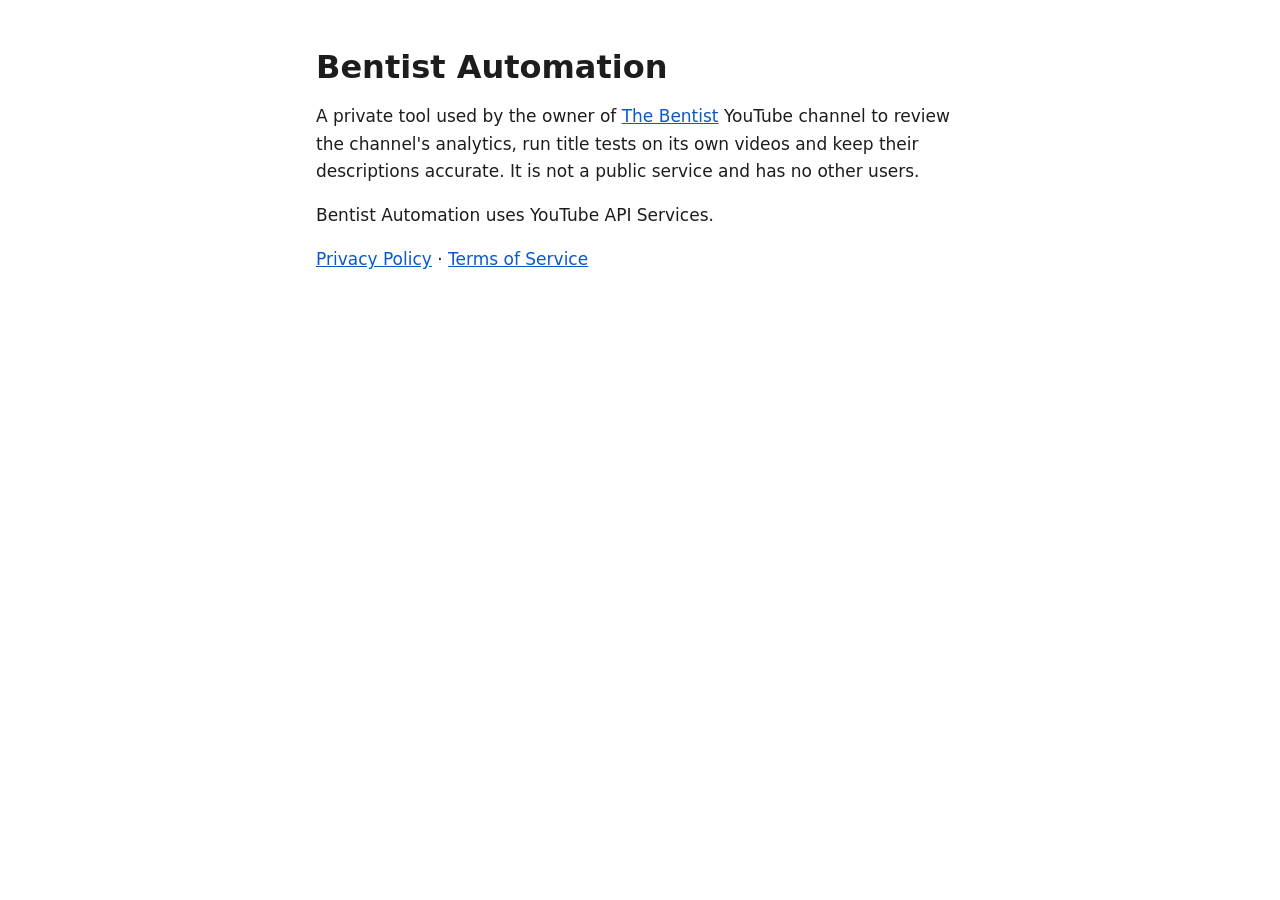
<file: index.html>
<!doctype html>
<html lang="en">
<head>
<meta charset="utf-8">
<meta name="viewport" content="width=device-width, initial-scale=1">
<title>Bentist Automation</title>
<link rel="stylesheet" href="style.css">
</head>
<body>
<main>
<h1>Bentist Automation</h1>
<p>A private tool used by the owner of <a href="https://www.youtube.com/@Thebentist">The Bentist</a> YouTube channel to review the channel's analytics, run title tests on its own videos and keep their descriptions accurate. It is not a public service and has no other users.</p>
<p>Bentist Automation uses YouTube API Services.</p>
<p><a href="privacy.html">Privacy Policy</a> · <a href="terms.html">Terms of Service</a></p>
</main>
</body>
</html>
</file>
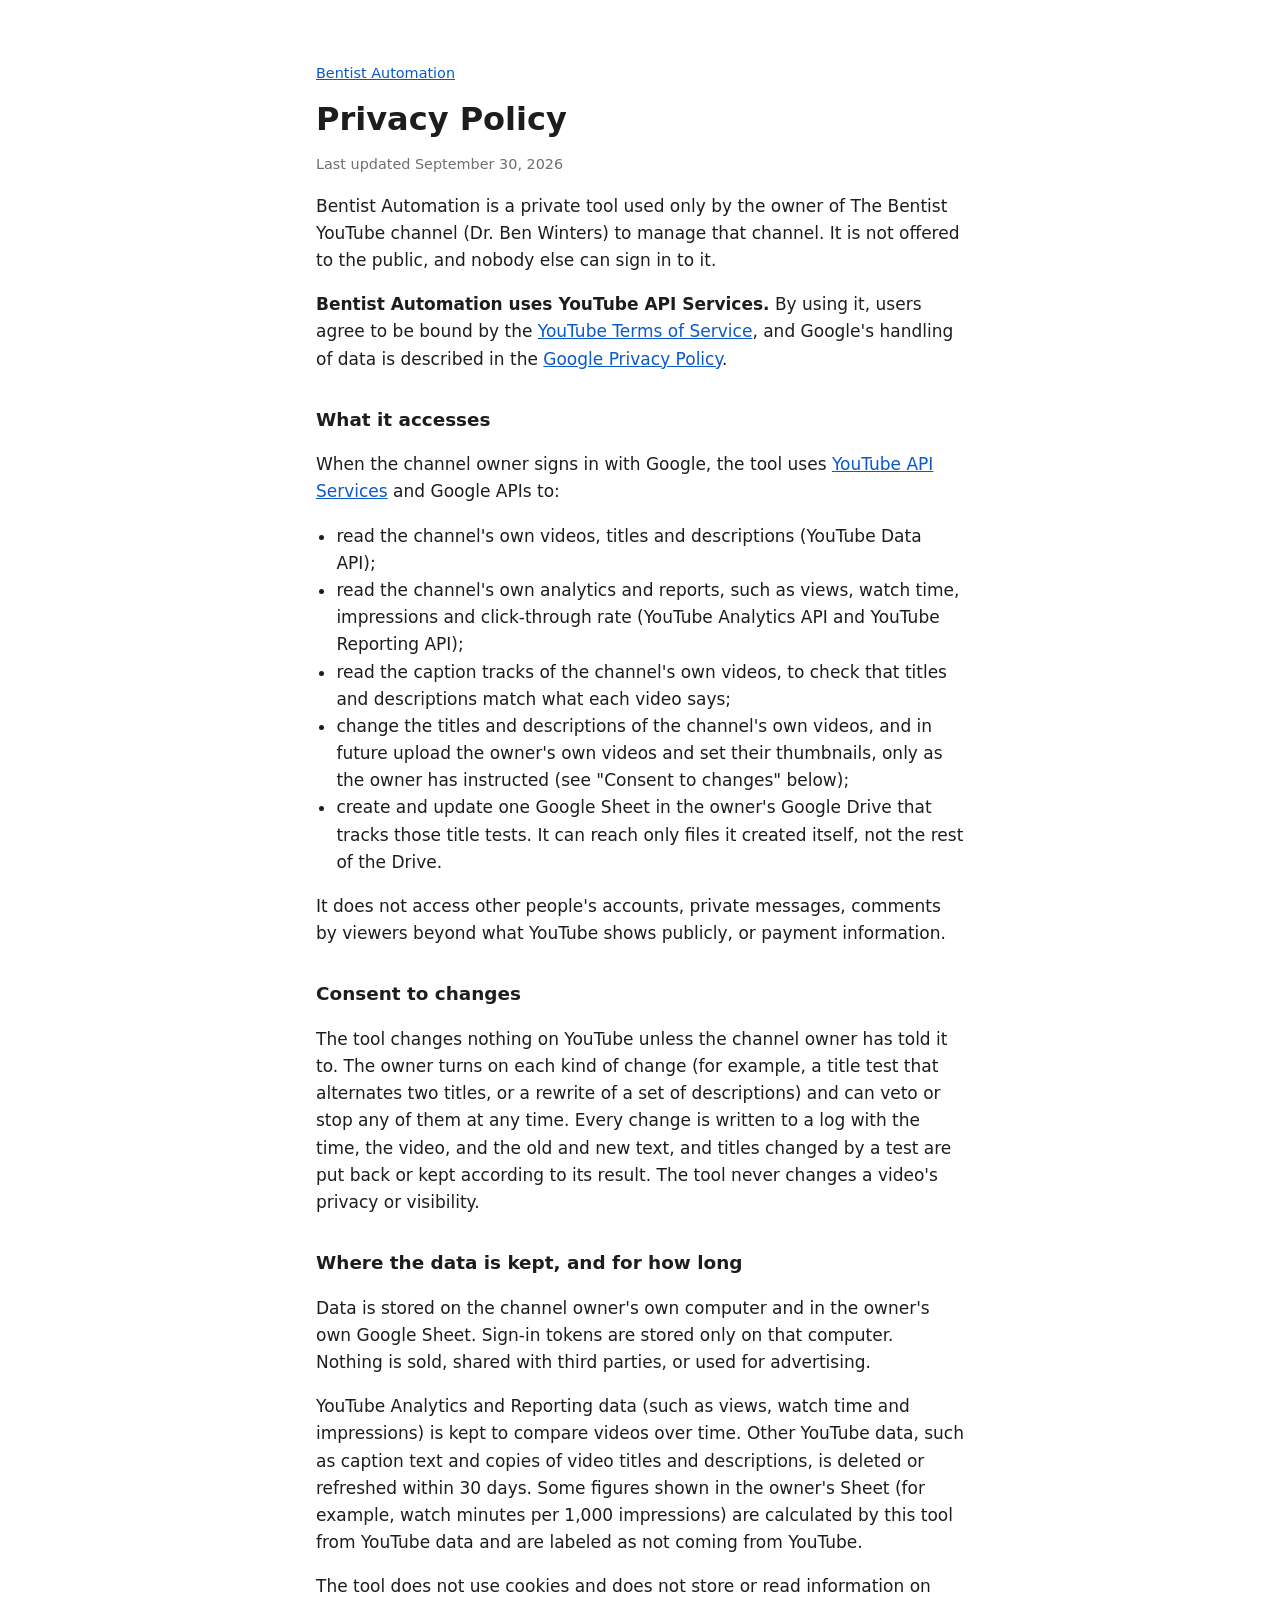
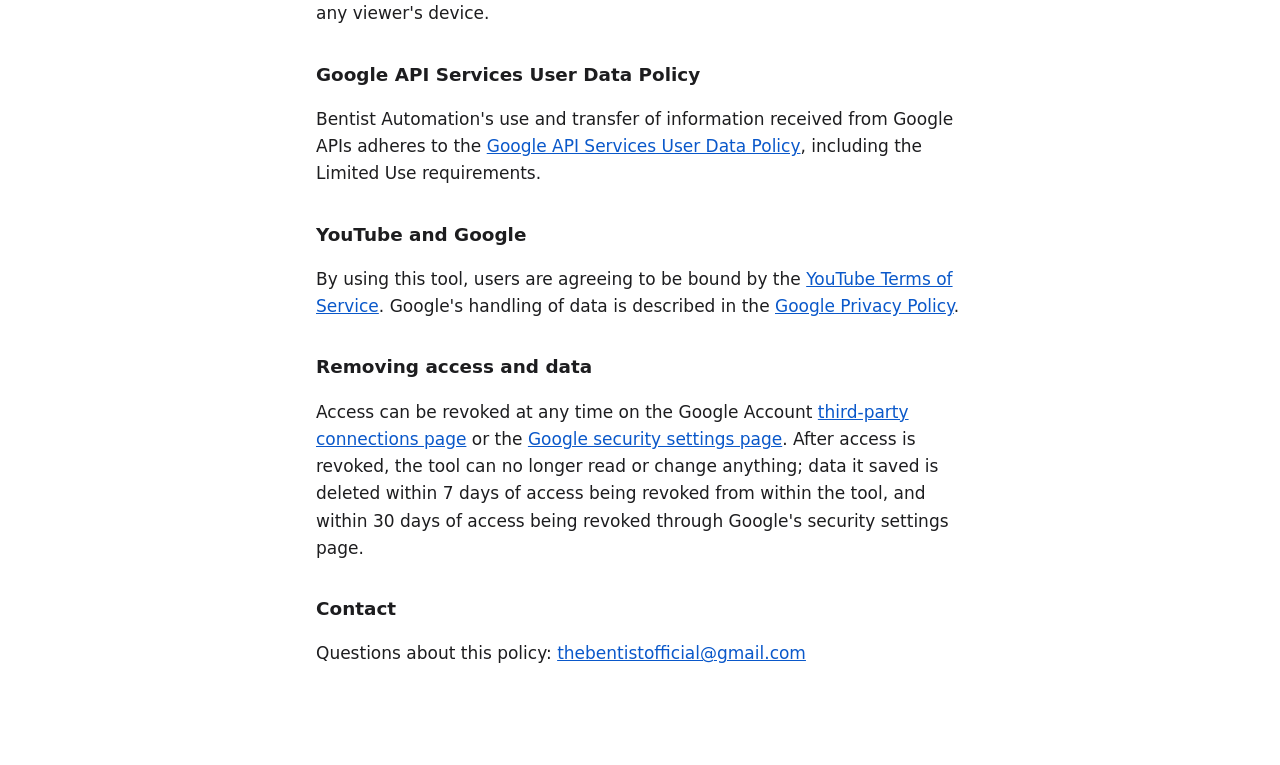
<file: privacy.html>
<!doctype html>
<html lang="en">
<head>
<meta charset="utf-8">
<meta name="viewport" content="width=device-width, initial-scale=1">
<title>Privacy Policy · Bentist Automation</title>
<link rel="stylesheet" href="style.css">
</head>
<body>
<main>
<p class="back"><a href="./">Bentist Automation</a></p>
<h1>Privacy Policy</h1>
<p class="meta">Last updated September 30, 2026</p>

<p>Bentist Automation is a private tool used only by the owner of The Bentist YouTube channel (Dr. Ben Winters) to manage that channel. It is not offered to the public, and nobody else can sign in to it.</p>
<p><strong>Bentist Automation uses YouTube API Services.</strong> By using it, users agree to be bound by the <a href="https://www.youtube.com/t/terms">YouTube Terms of Service</a>, and Google's handling of data is described in the <a href="http://www.google.com/policies/privacy">Google Privacy Policy</a>.</p>

<h2>What it accesses</h2>
<p>When the channel owner signs in with Google, the tool uses <a href="https://developers.google.com/youtube/terms/api-services-terms-of-service">YouTube API Services</a> and Google APIs to:</p>
<ul>
  <li>read the channel's own videos, titles and descriptions (YouTube Data API);</li>
  <li>read the channel's own analytics and reports, such as views, watch time, impressions and click-through rate (YouTube Analytics API and YouTube Reporting API);</li>
  <li>read the caption tracks of the channel's own videos, to check that titles and descriptions match what each video says;</li>
  <li>change the titles and descriptions of the channel's own videos, and in future upload the owner's own videos and set their thumbnails, only as the owner has instructed (see "Consent to changes" below);</li>
  <li>create and update one Google Sheet in the owner's Google Drive that tracks those title tests. It can reach only files it created itself, not the rest of the Drive.</li>
</ul>
<p>It does not access other people's accounts, private messages, comments by viewers beyond what YouTube shows publicly, or payment information.</p>

<h2>Consent to changes</h2>
<p>The tool changes nothing on YouTube unless the channel owner has told it to. The owner turns on each kind of change (for example, a title test that alternates two titles, or a rewrite of a set of descriptions) and can veto or stop any of them at any time. Every change is written to a log with the time, the video, and the old and new text, and titles changed by a test are put back or kept according to its result. The tool never changes a video's privacy or visibility.</p>

<h2>Where the data is kept, and for how long</h2>
<p>Data is stored on the channel owner's own computer and in the owner's own Google Sheet. Sign-in tokens are stored only on that computer. Nothing is sold, shared with third parties, or used for advertising.</p>
<p>YouTube Analytics and Reporting data (such as views, watch time and impressions) is kept to compare videos over time. Other YouTube data, such as caption text and copies of video titles and descriptions, is deleted or refreshed within 30 days. Some figures shown in the owner's Sheet (for example, watch minutes per 1,000 impressions) are calculated by this tool from YouTube data and are labeled as not coming from YouTube.</p>
<p>The tool does not use cookies and does not store or read information on any viewer's device.</p>

<h2>Google API Services User Data Policy</h2>
<p>Bentist Automation's use and transfer of information received from Google APIs adheres to the <a href="https://developers.google.com/terms/api-services-user-data-policy">Google API Services User Data Policy</a>, including the Limited Use requirements.</p>

<h2>YouTube and Google</h2>
<p>By using this tool, users are agreeing to be bound by the <a href="https://www.youtube.com/t/terms">YouTube Terms of Service</a>. Google's handling of data is described in the <a href="https://policies.google.com/privacy">Google Privacy Policy</a>.</p>

<h2>Removing access and data</h2>
<p>Access can be revoked at any time on the Google Account <a href="https://myaccount.google.com/permissions">third-party connections page</a> or the <a href="https://security.google.com/settings/security/permissions">Google security settings page</a>. After access is revoked, the tool can no longer read or change anything; data it saved is deleted within 7 days of access being revoked from within the tool, and within 30 days of access being revoked through Google's security settings page.</p>

<h2>Contact</h2>
<p>Questions about this policy: <a href="mailto:thebentistofficial@gmail.com">thebentistofficial@gmail.com</a></p>
</main>
</body>
</html>
</file>
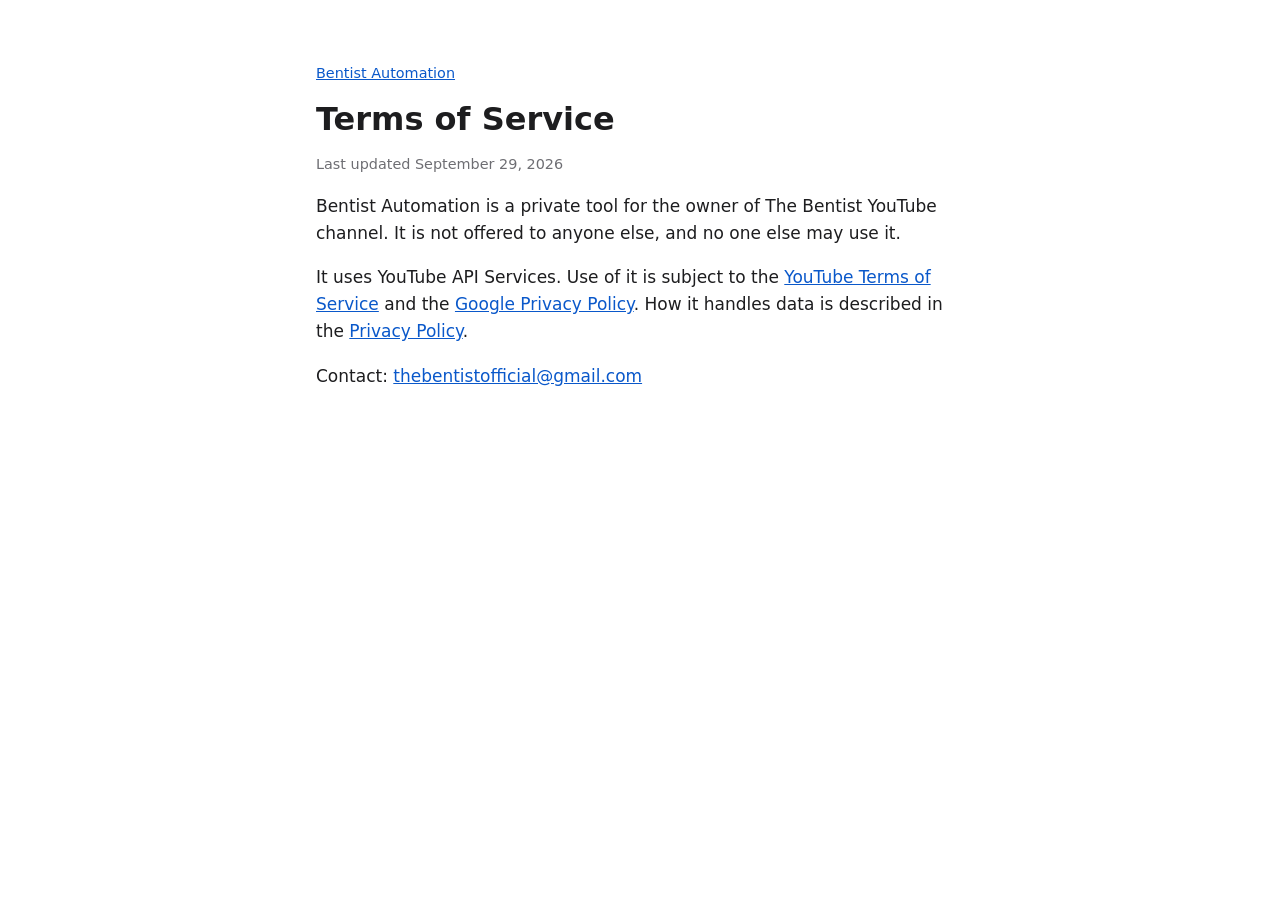
<file: terms.html>
<!doctype html>
<html lang="en">
<head>
<meta charset="utf-8">
<meta name="viewport" content="width=device-width, initial-scale=1">
<title>Terms of Service · Bentist Automation</title>
<link rel="stylesheet" href="style.css">
</head>
<body>
<main>
<p class="back"><a href="./">Bentist Automation</a></p>
<h1>Terms of Service</h1>
<p class="meta">Last updated September 29, 2026</p>
<p>Bentist Automation is a private tool for the owner of The Bentist YouTube channel. It is not offered to anyone else, and no one else may use it.</p>
<p>It uses YouTube API Services. Use of it is subject to the <a href="https://www.youtube.com/t/terms">YouTube Terms of Service</a> and the <a href="https://policies.google.com/privacy">Google Privacy Policy</a>. How it handles data is described in the <a href="privacy.html">Privacy Policy</a>.</p>
<p>Contact: <a href="mailto:thebentistofficial@gmail.com">thebentistofficial@gmail.com</a></p>
</main>
</body>
</html>
</file>
<file: style.css>
:root { --bg: #ffffff; --fg: #1d1d1f; --muted: #6e6e73; --link: #0a58ca; }
@media (prefers-color-scheme: dark) { :root { --bg: #111113; --fg: #ececf0; --muted: #a1a1a8; --link: #7ab0ff; } }
* { box-sizing: border-box; }
body { margin: 0; background: var(--bg); color: var(--fg); font: 17px/1.6 system-ui, -apple-system, "Segoe UI", sans-serif; }
main { max-width: 680px; margin: 0 auto; padding: 48px 16px 80px; }
h1 { font-size: 2rem; line-height: 1.2; margin: 0 0 8px; }
h2 { font-size: 1.15rem; margin: 32px 0 8px; }
a { color: var(--link); }
.meta, .back { color: var(--muted); font-size: 0.9rem; }
ul { padding-left: 1.2em; }
</file>
